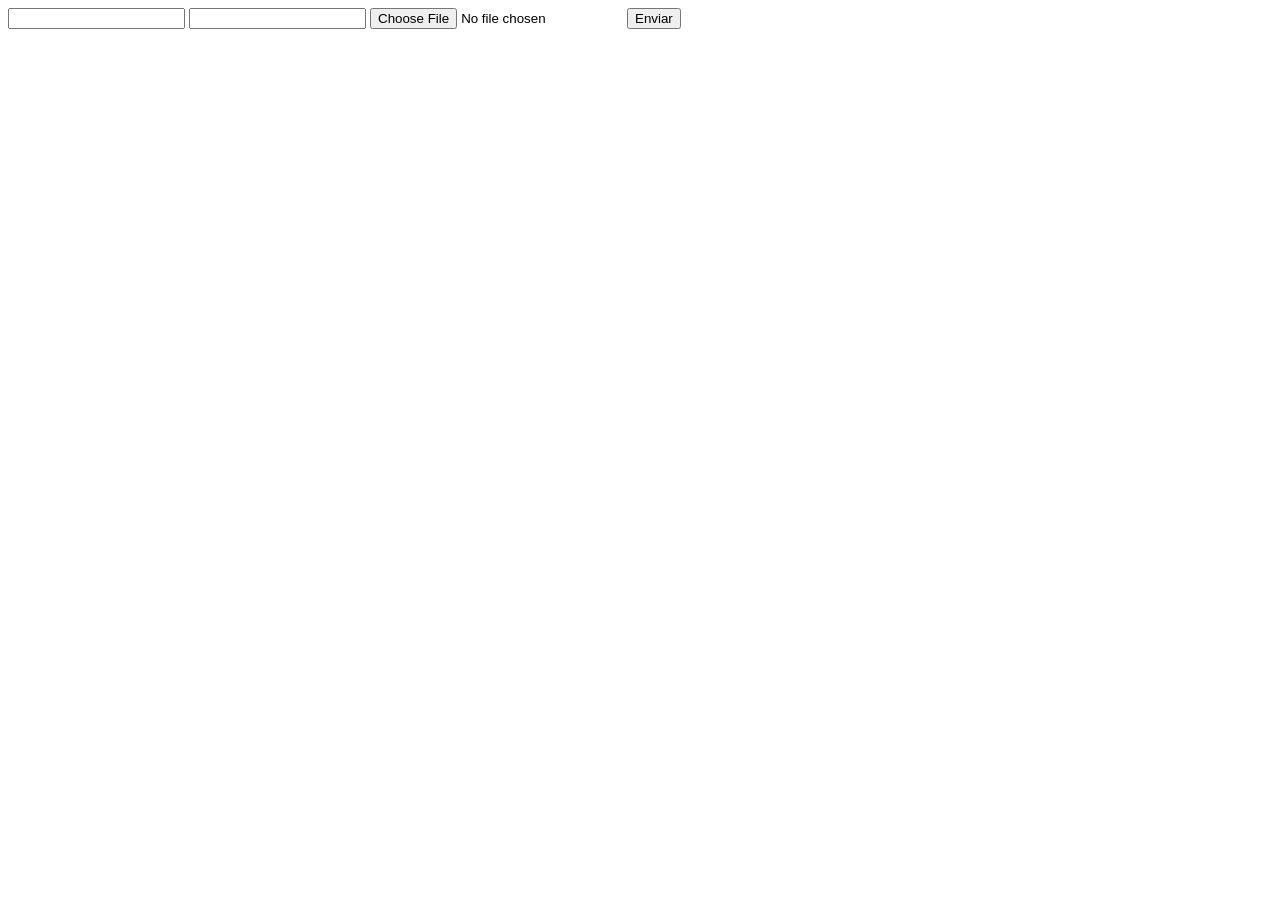
<file: web-data-viz/DOCUMENTOS_DE_APOIO/exemplo_de_upload_de_arquivo/public/index.html>
<!DOCTYPE html>
<html lang="en">

<head>
  <meta charset="UTF-8">
  <meta http-equiv="X-UA-Compatible" content="IE=edge">
  <meta name="viewport" content="width=device-width, initial-scale=1.0">
  <title>Upload</title>
</head>

<body>

  <div>
    <input name="nome" id="nome" type="text" />
    <input name="email" id="email" type="url" />
    <input name="foto" id="foto" type="file" />
    <button onclick="enviar()">Enviar</button>
  </div>

  <div id="container"></div>
</body>

</html>

<script>
  function enviar() {
    const formData = new FormData();
    formData.append('foto', foto.files[0])
    formData.append('nome', nome.value)
    formData.append('email', email.value)

    fetch("/usuarios/cadastro", {
      method: "POST",
      body: formData
    })
      .then(res => {
        window.location = "./perfil.html"
      })
      .catch(err => {
        console.log(err);
      })
  }
</script>
</file>
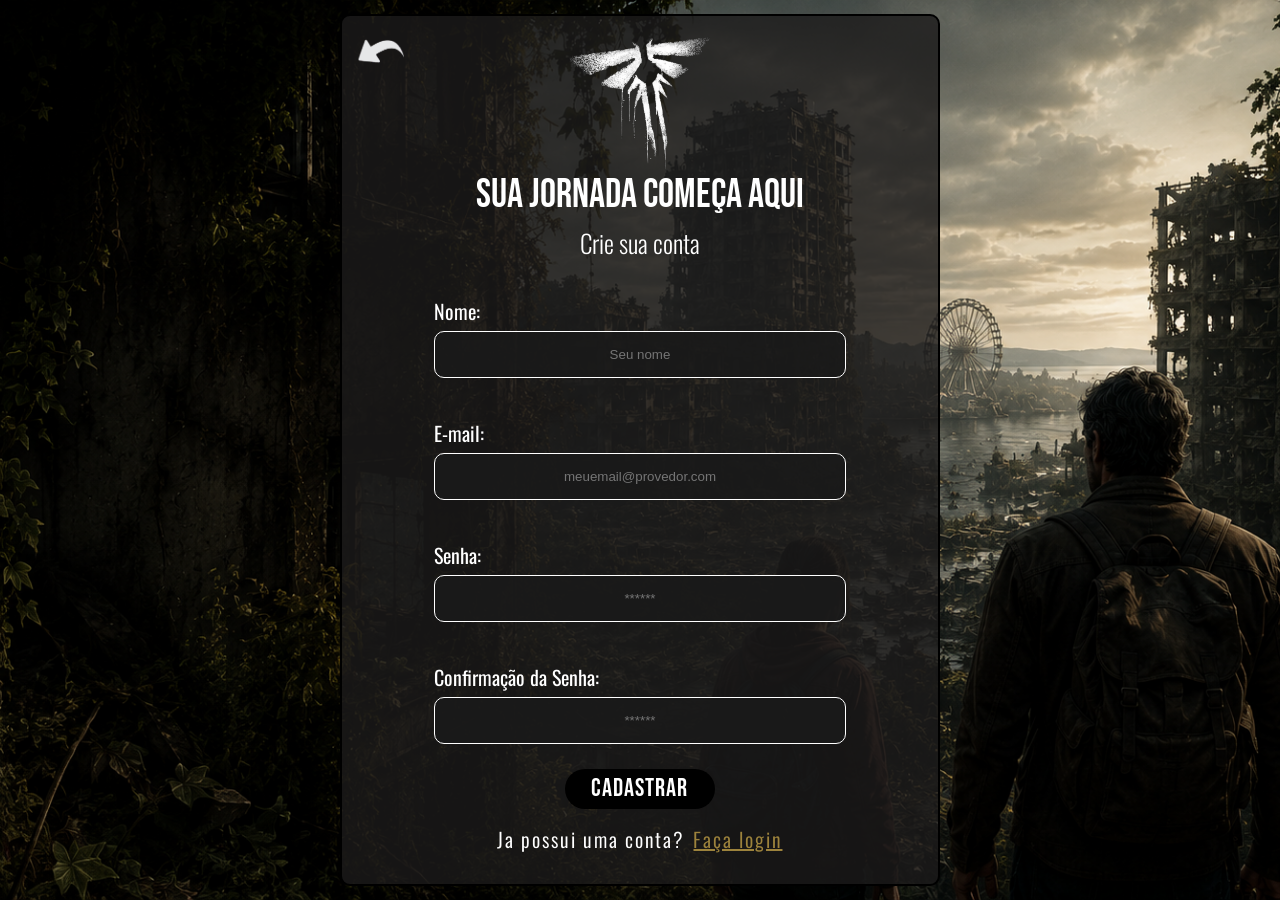
<file: web-data-viz/public/cadastro.html>
<!DOCTYPE html>
<html lang="en">

<head>
    <meta charset="UTF-8">
    <meta name="viewport" content="width=device-width, initial-scale=1.0">

    <link rel="preconnect" href="https://fonts.googleapis.com">
    <link rel="preconnect" href="https://fonts.gstatic.com" crossorigin>
    <link href="https://fonts.googleapis.com/css2?family=Bebas+Neue&family=Oswald:wght@200..700&display=swap"
        rel="stylesheet">

    <link rel="stylesheet" href="css/styleIndex.css">
    <title>Look for the light | cadastro</title>

</head>

<body>

    <div class="cadastro">

        <div class="container">
            <div class="cartao card-cadastro">
                <a href="index.html"><img src="img/seta.svg" class="seta"></a>
                <div class="logo">
                    <img src="img/png_vagalume.png" alt="simbolo vagalumes">
                </div>
                <h2>Sua jornada começa aqui</h2>
                <h3>Crie sua conta</h3>
                <div class="aviso" id="div_mensagem"></div>
                <div class="formulario">
                    <div class="campo">
                        <span>Nome:</span>
                        <input id="nome_input" type="text" placeholder="Seu nome" />
                    </div>
                    <div class="campo">
                        <span>E-mail:</span>
                        <input id="email_input" type="text" placeholder="meuemail@provedor.com" />
                    </div>
                    <div class="campo">
                        <span>Senha:</span>
                        <input id="senha_input" type="password" placeholder="******" />
                    </div>
                    <div class="campo">
                        <span>Confirmação da Senha:</span>
                        <input id="confirmacao_senha_input" type="password" placeholder="******" />
                    </div>
                    <button onclick="cadastrar()" class="botao">Cadastrar</button>
                    <p class="mensagem">Ja possui uma conta?<a href="login.html">Faça login</a></p>
                </div>
            </div>
        </div>
    </div>
   

</body>
<script>
    function cadastrar() {

        let nome = nome_input.value;
        let email = email_input.value;
        let senha = senha_input.value;
        let confirmar_senha = confirmacao_senha_input.value;

        let indice_ponto_com = email.indexOf(".com");
        let indice_arroba = email.indexOf("@");

        let arroba_antes_ponto_com = indice_arroba < indice_ponto_com - 1;
        let termina_em_ponto_com = email.endsWith(".com");

        
        div_mensagem.innerHTML = "";

        nome_input.style.border = "";
        email_input.style.border = "";
        senha_input.style.border = "";
        confirmacao_senha_input.style.border = "";

       
        if (
            nome.trim() == "" ||
            email.trim() == "" ||
            senha.trim() == "" ||
            confirmar_senha.trim() == ""
        ) {

            div_mensagem.innerHTML = "Preencha todos os campos";
            return;

        } else if (nome.length < 3) {

            div_mensagem.innerHTML = "Nome inválido";
            nome_input.style.border = "3px solid #9D833C";
            return;

        } else if (!(arroba_antes_ponto_com &&
            indice_arroba > -1 &&
            indice_ponto_com > -1 &&
            termina_em_ponto_com)) {

            div_mensagem.innerHTML = "Email inválido";
            email_input.style.border = "3px solid #9D833C";
            return;

        } else if (senha.length < 6) {

            div_mensagem.innerHTML = "Senha inválida: mínimo 6 caracteres";
            senha_input.style.border = "3px solid #9D833C";
            return;

        } else if (senha != confirmar_senha) {

            div_mensagem.innerHTML = "As senhas precisam estar iguais";
            senha_input.style.border = "3px solid #9D833C";
            confirmacao_senha_input.style.border = "3px solid #9D833C";
            return;
        }


        fetch("/usuarios/cadastrar", {
            method: "POST",
            headers: {
                "Content-Type": "application/json"
            },
            body: JSON.stringify({
                nomeServer: nome,
                emailServer: email,
                senhaServer: senha
            })
        })
            .then(function (resposta) {

                console.log("Estou no then do cadastrar");

                if (resposta.ok) {
                    window.location = "./login.html";
                }

            }).catch(function (erro) {

                console.log("ERRO:", erro);

            });

    }
</script>

</html>
</file>
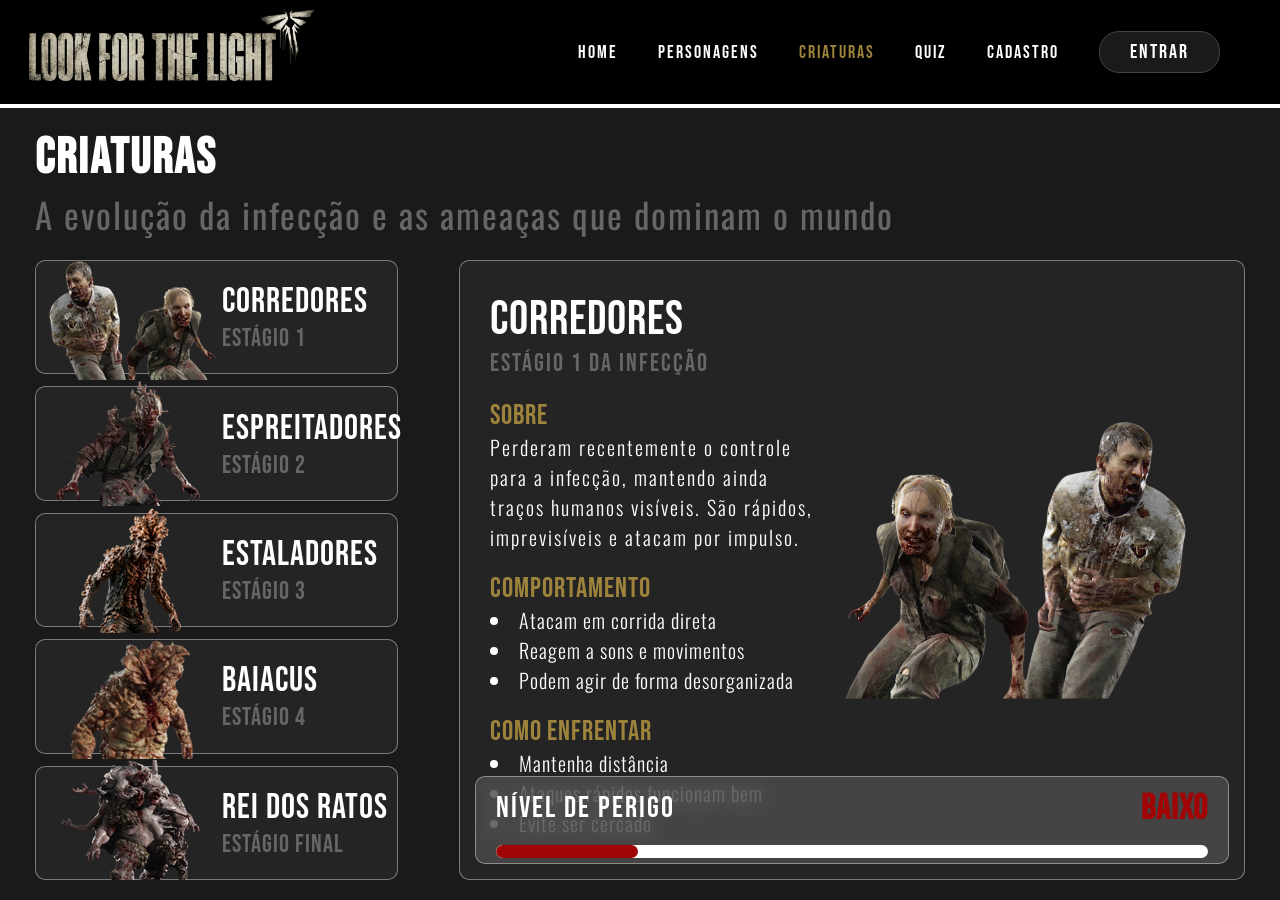
<file: web-data-viz/public/criaturas.html>
<!DOCTYPE html>
<html lang="en">

<head>
    <meta charset="UTF-8">
    <meta name="viewport" content="width=device-width, initial-scale=1.0">
    <link rel="preconnect" href="https://fonts.googleapis.com">

    <link rel="preconnect" href="https://fonts.gstatic.com" crossorigin>
    <link href="https://fonts.googleapis.com/css2?family=Bebas+Neue&family=Oswald:wght@200..700&display=swap"
        rel="stylesheet">

    <link rel="stylesheet" href="css/styleIndex.css">
    <title>Look for the light | Criaturas</title>
</head>

<body onload="exibirCardCriatura('corredores')">
    <header>
        <div class="container">
            <div class="navbar">
                <div class="logo">
                    <img src="img/logoImg.png" alt="logo Look for the light">
                </div>
                <ul id="lista-navbar" class="links">


                </ul>
            </div>
        </div>
    </header>

    <div class="criaturas-container">
        <div class="topo">
            <h3>Criaturas</h3>
            <p>A evolução da infecção e as ameaças que dominam o mundo</p>
        </div>

        <!--MENU LATERAL-->
        <div class="conteudo-geral">
            <div class="menu-lateral">
                <div onclick="exibirCardCriatura('corredores')" class="item-lateral">
                    <div class="item-lateral-img">
                        <img src="./img/corredores-icon.png" alt="">
                    </div>
                    <div class="item-lateral-texto">
                        <h3>corredores</h3>
                        <p>ESTÁGIO 1</p>
                    </div>
                </div>
                <div onclick="exibirCardCriatura('espreitadores')" class="item-lateral">
                    <div class="item-lateral-img">
                        <img src="./img/stalkers-icon.png" alt="">
                    </div>
                    <div class="item-lateral-texto">
                        <h3>espreitadores</h3>
                        <p>ESTÁGIO 2</p>
                    </div>
                </div>
                <div onclick="exibirCardCriatura('estaladores')" class="item-lateral">
                    <div class="item-lateral-img">
                        <img src="./img/clicker-icon.png" alt="">
                    </div>
                    <div class="item-lateral-texto">
                        <h3>Estaladores</h3>
                        <p>ESTÁGIO 3</p>
                    </div>
                </div>
                <div onclick="exibirCardCriatura('baiacus')" class="item-lateral">
                    <div class="item-lateral-img">
                        <img src="./img/baiacu-icon.png" alt="">
                    </div>
                    <div class="item-lateral-texto">
                        <h3>baiacus</h3>
                        <p>ESTÁGIO 4</p>
                    </div>
                </div>
                <div onclick="exibirCardCriatura('reiRatos')" class="item-lateral">
                    <div class="item-lateral-img">
                        <img src="./img/reiRatos-icon.png" alt="">
                    </div>
                    <div class="item-lateral-texto">
                        <h3>rei dos ratos</h3>
                        <p>ESTÁGIO FINAL</p>
                    </div>
                </div>

                <!--CARDS CRIATURA-->
            </div>
            <div id="card-corredores" class="card-criatura">
                <div class="criaturas-info">
                    <div class="info-texto">
                        <div class="info-titulo">
                            <span>corredores</span>
                            <p>estágio 1 da infecção</p>
                        </div>
                        <div class="info-sobre">
                            <span>sobre</span>
                            <p>Perderam recentemente o controle para a infecção, mantendo ainda traços humanos visíveis.
                                São rápidos, imprevisíveis e atacam por impulso.</p>
                        </div>
                        <div class="info-comportamento">
                            <span>comportamento</span>
                            <ul>
                                <li>Atacam em corrida direta</li>
                                <li>Reagem a sons e movimentos</li>
                                <li>Podem agir de forma desorganizada</li>
                            </ul>
                        </div>
                        <div class="info-enfrentar">
                            <span>como enfrentar</span>
                            <ul>
                                <li>Mantenha distância</li>
                                <li>Ataques rápidos funcionam bem</li>
                                <li>Evite ser cercado</li>
                            </ul>
                        </div>
                    </div>
                    <div class="info-img">
                        <img src="./img/corredores.png" alt="">
                    </div>
                </div>
                <div class="nivel-perigo">
                    <div class="perigo-texto">
                        <p>Nível de perigo</p>
                        <span class="texto-perigo">baixo</span>
                    </div>
                    <div class="perigo-valor">
                        <div class="perigo-progresso"></div>
                    </div>
                </div>
            </div>


            <div id="card-espreitadores" class="card-criatura">
                <div class="criaturas-info">
                    <div class="info-texto">
                        <div class="info-titulo">
                            <span>espreitadores</span>
                            <p>estágio 2 da infecção</p>
                        </div>
                        <div class="info-sobre">
                            <span>sobre</span>
                            <p>Estão em uma fase intermediária, combinando características
                                humanas e fúngicas. São furtivos e inteligentes.</p>
                        </div>
                        <div class="info-comportamento">
                            <span>comportamento</span>
                            <ul>
                                <li>Se escondem e emboscam</li>
                                <li>Observam antes de atacar</li>
                                <li> Misturam agressividade com furtividade</li>
                            </ul>
                        </div>
                        <div class="info-enfrentar">
                            <span>como enfrentar</span>
                            <ul>
                                <li>Fique atento ao ambiente</li>
                                <li>Use lanterna com cautela</li>
                                <li> Ataque antes que eles avancem</li>
                            </ul>
                        </div>
                    </div>
                    <div class="info-img">
                        <img src="./img/stalkers.png" alt="">
                    </div>
                </div>
                <div class="nivel-perigo">
                    <div class="perigo-texto">
                        <p>Nível de perigo</p>
                        <span class="texto-perigo">baixo</span>
                    </div>
                    <div class="perigo-valor">
                        <div class="perigo-progresso"></div>
                    </div>
                </div>
            </div>


            <div id="card-estaladores" class="card-criatura">
                <div class="criaturas-info">
                    <div class="info-texto">
                        <div class="info-titulo">
                            <span>estaladores</span>
                            <p>estágio 3 da infecção</p>
                        </div>
                        <div class="info-sobre">
                            <span>sobre</span>
                            <p>Perderam a visão, mas desenvolveram uma audição extremamente aguçada.
                                Se comunicam através de cliques emitidos por eco localização</p>
                        </div>
                        <div class="info-comportamento">
                            <span>comportamento</span>
                            <ul>
                                <li>Caçam em grupos</li>
                                <li>São atraídos por sonss</li>
                                <li>Extremamente agressivos</li>
                            </ul>
                        </div>
                        <div class="info-enfrentar">
                            <span>como enfrentar</span>
                            <ul>
                                <li>Movimente-se em silêncio</li>
                                <li>Use objetos para distraí-los</li>
                                <li>Evite ataque corpo a corpo o máximo possível</li>
                            </ul>
                        </div>
                    </div>
                    <div class="info-img">
                        <img src="./img/clicker.png" alt="">
                    </div>
                </div>
                <div class="nivel-perigo">
                    <div class="perigo-texto">
                        <p>Nível de perigo</p>
                        <span class="texto-perigo">baixo</span>
                    </div>
                    <div class="perigo-valor">
                        <div class="perigo-progresso"></div>
                    </div>
                </div>
            </div>


            <div id="card-baiacus" class="card-criatura">
                <div class="criaturas-info">
                    <div class="info-texto">
                        <div class="info-titulo">
                            <span>baiacus</span>
                            <p>estágio 4 da infecção</p>
                        </div>
                        <div class="info-sobre">
                            <span>sobre</span>
                            <p>Criaturas extremamente evoluídas, com o corpo coberto
                                por placas densas de fungo que funcionam como armadura.</p>
                        </div>
                        <div class="info-comportamento">
                            <span>comportamento</span>
                            <ul>
                                <li>Muito resistentes</li>
                                <li>Ataques pesados e lentos</li>
                                <li>Lançam esporos tóxicos</li>
                            </ul>
                        </div>
                        <div class="info-enfrentar">
                            <span>como enfrentar</span>
                            <ul>
                                <li>Use armas fortes ou explosivos</li>
                                <li>Mantenha distância sempre</li>
                                <li>Mire em pontos vulneráveis</li>
                            </ul>
                        </div>
                    </div>
                    <div class="info-img" style="padding-bottom: 180px; margin-right: 190px;">
                        <img src="./img/baiacu.png" style="width: 170%; height: 170%;" alt="">
                    </div>
                </div>
                <div class="nivel-perigo">
                    <div class="perigo-texto">
                        <p>Nível de perigo</p>
                        <span class="texto-perigo">baixo</span>
                    </div>
                    <div class="perigo-valor">
                        <div class="perigo-progresso"></div>
                    </div>
                </div>
            </div>


            <div id="card-reiRatos" class="card-criatura">
                <div class="criaturas-info">
                    <div class="info-texto">
                        <div class="info-titulo">
                            <span>Rei dos ratos</span>
                            <p>estágio final da infecção</p>
                        </div>
                        <div class="info-sobre">
                            <span>sobre</span>
                            <p>Uma massa grotesca formada por vários infectados fundidos.
                                Representa um dos estágios mais raros e perigosos..</p>
                        </div>
                        <div class="info-comportamento">
                            <span>comportamento</span>
                            <ul>
                                <li>Extremamente agressivo</li>
                                <li>Ataques imprevisíveis</li>
                                <li>Alta resistência</li>
                            </ul>
                        </div>
                        <div class="info-enfrentar">
                            <span>como enfrentar</span>
                            <ul>
                                <li>Evite confronto direto sempre que possível</li>
                                <li>Use todo o arsenal disponível</li>
                                <li> Ataque constantemente para enfraquecer</li>
                            </ul>
                        </div>
                    </div>
                    <div class="info-img" style="padding-bottom: 200px; margin-right: 300px;">
                        <img src="./img/reiRatos.png" style="width: 200%; height: 200%;" alt="">
                    </div>
                </div>
                <div class="nivel-perigo">
                    <div class="perigo-texto">
                        <p>Nível de perigo</p>
                        <span class="texto-perigo">baixo</span>
                    </div>
                    <div class="perigo-valor">
                        <div class="perigo-progresso"></div>
                    </div>
                </div>
            </div>
        </div>
    </div>


</body>

</html>
<script src="navbar.js"></script>
<script>
    alterarNavbar()
    let criaturas = [
        {
            nome: "corredores",
            nivel_perigo: 20,
            perigo: "baixo"
        },
        {
            nome: "espreitadores",
            nivel_perigo: 40,
            perigo: "médio"
        },
        {
            nome: "estaladores",
            nivel_perigo: 60,
            perigo: "alto"
        },
        {
            nome: "baiacus",
            nivel_perigo: 80,
            perigo: "muito alto"
        },
        {
            nome: "reiRatos",
            nivel_perigo: 100,
            perigo: "extremo"
        }

    ];

    function exibirCardCriatura(criatura) {

        let cards = document.querySelectorAll(".card-criatura")

        for (let i = 0; i < cards.length; i++) {

            if (cards[i].id != "card-" + criatura) {

                cards[i].style.opacity = "0"
                cards[i].style.display = "none"
            }
        }

        let card_selecionado = document.getElementById("card-" + criatura)

        card_selecionado.style.display = "flex"

        setTimeout(() => {
            card_selecionado.style.opacity = "1"
        }, 10)

        for (let i = 0; i < criaturas.length; i++) {

            let criatura_da_vez = criaturas[i]

            if (criatura_da_vez.nome == criatura) {

                let barra = card_selecionado.querySelector(".perigo-progresso")
                let texto = card_selecionado.querySelector(".texto-perigo")

                barra.style.width = "0%"

                setTimeout(() => {
                    barra.style.width = criatura_da_vez.nivel_perigo + "%"
                }, 50)

                texto.innerHTML = criatura_da_vez.perigo
            }
        }
    }
</script>
</file>
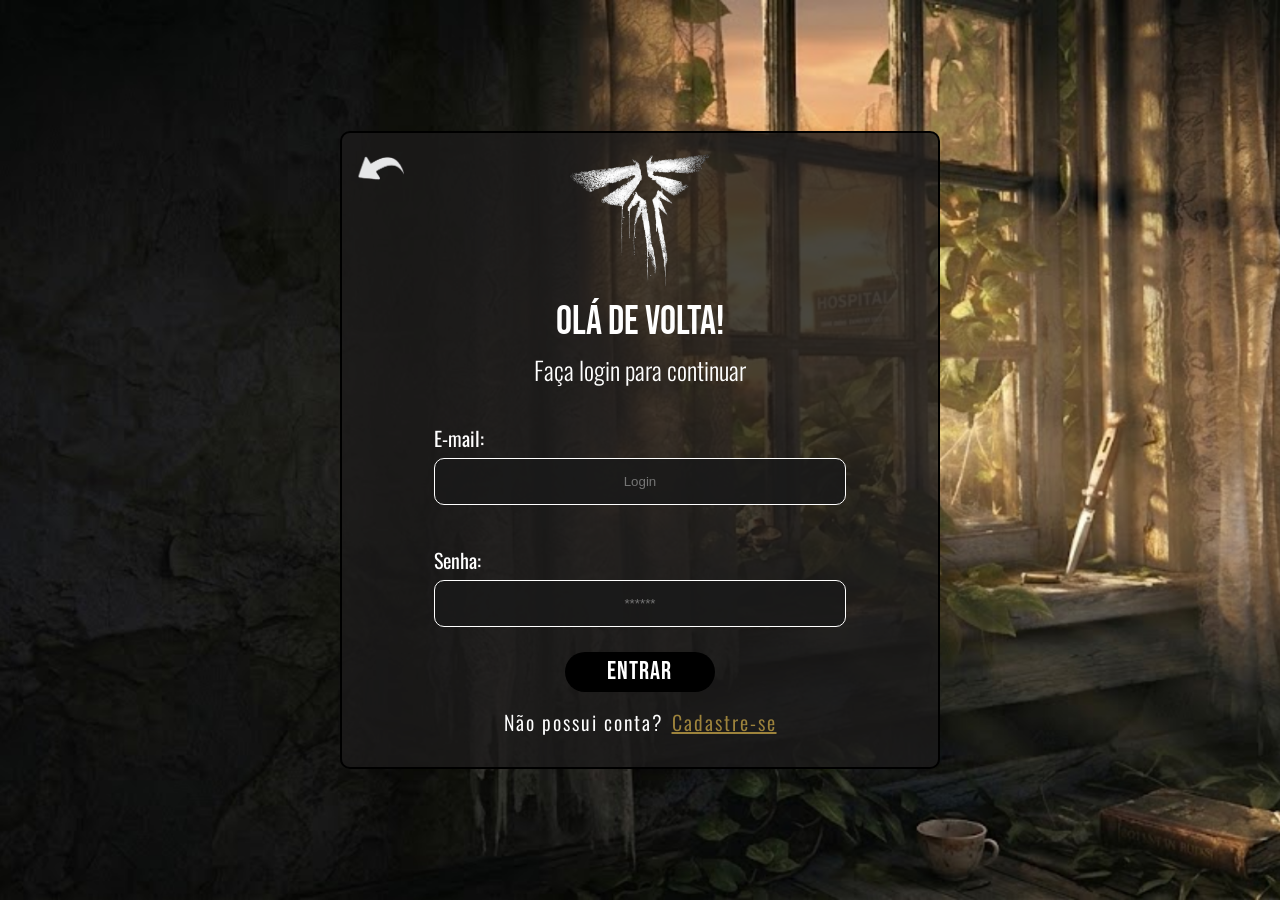
<file: web-data-viz/public/login.html>
<!DOCTYPE html>
<html lang="en">

<head>
    <meta charset="UTF-8">
    <meta name="viewport" content="width=device-width, initial-scale=1.0">

    <link rel="preconnect" href="https://fonts.googleapis.com">
    <link rel="preconnect" href="https://fonts.gstatic.com" crossorigin>
    <link href="https://fonts.googleapis.com/css2?family=Bebas+Neue&family=Oswald:wght@200..700&display=swap"
        rel="stylesheet">

    <link rel="stylesheet" href="css/styleIndex.css">
    <title>Look for the light | Login</title>
</head>

<body>
    <div class="login">
        <div class="container">
            <div class="cartao card-login">
                <a href="index.html"><img src="img/seta.svg" class="seta"></a>
                <div class="logo">
                    <img src="img/png_vagalume.png" alt="simbolo vagalumes">
                </div>
                <h2>Olá de volta!</h2>
                <h3>Faça login para continuar</h3>
                <div id="div_mensagem" class="aviso"></div>
                <div class="formulario">
                    <div class="campo">
                        <span>E-mail:</span>
                        <input id="email_input" type="text" placeholder="Login">
                    </div>
                    <div class="campo">
                        <span>Senha:</span>
                        <input id="senha_input" type="password" placeholder="******">
                    </div>
                    <button class="botao" onclick="entrar()">Entrar</button>
                </div>
                <p class="mensagem">Não possui conta?<a href="cadastro.html">Cadastre-se</a></p>

            </div>
        </div>
    </div>
</body>
<script>
    function entrar() {
        let email = email_input.value;
        let senha = senha_input.value;

        div_mensagem.innerHTML = "";

        email_input.style.border = "";
        senha_input.style.border = "";

        if (
            email.trim() == "" ||
            senha.trim() == ""
        ) {
            div_mensagem.innerHTML = `Preencha todos os campos`;
            return;
        } 

            fetch("/usuarios/autenticar", {
                method: "POST",
                headers: {
                    "Content-Type": "application/json"
                },
                body: JSON.stringify({
                    emailServer: email,
                    senhaServer: senha
                })
            }).then(function (resposta) {
                console.log("Estou no then do entrar")
                if (resposta.ok) {
                    resposta.json().then(json => {
                        sessionStorage.EMAIL_USUARIO = json.email
                        sessionStorage.NOME_USUARIO = json.nome
                        sessionStorage.ID_USUARIO = json.id
                        sessionStorage.RESPONDEU_QUIZ = json.respondeuQuiz
                        window.location = "./quiz.html"
                    })
                } else {
                    div_mensagem.innerHTML = `Email ou senha incorretos`;
                }
            }).catch(function (resposta) {
                console.log("ERRO: ", resposta)
            })
        }
    
</script>

</html>
</file>
<file: web-data-viz/public/css/styleIndex.css>
body,
html {
    height: 100%;
    width: 100%;
    margin: 0;
    padding: 0;
    overflow-x: hidden;
}

* {
    padding: 0;
    margin: 0;
    box-sizing: border-box;
}

header {
    width: 100%;
    padding: 0;
    margin: 0;
    height: 12vh;
    position: fixed;
    z-index: 999;
    top: 0;
    left: 0;
}

.container {
    width: 100%;
    height: 100%;
    display: flex;
    flex-direction: column;
}
.navbar {
    display: flex;
    justify-content: space-between;
    align-items: center;
    background-color: black;
    border-bottom: 4px solid white;
    width: 100%;
    height: 12vh;
    padding: 0 20px;
}

.logo {
    width: auto;
    height: 170%;
}

.logo img {
    width: 100%;
    height: 100%;
}
/* 
.navbar {
    display: flex;
    flex-direction: row;
    justify-content: space-between;
    align-items: center;
    justify-items: center;
    background-color: black;
    border-bottom: 4px solid white;
    width: 100%;
}

.logo {
    display: flex;
    flex-direction: row;
    justify-content: center;
    align-items: center;
    padding: 5px 30px;
    width: auto;
    gap: 10px;
}

.logo img {
    width: 250px;
    height: auto;
    display: block;
    margin-top: -20px;
    margin-bottom: -30px;
} */

.links {
    display: flex;
    flex-direction: row;
    justify-content: center;
    align-items: center;
    gap: 40px;
    padding: 0px 40px;
    list-style: none;
}

.links li,
p {
    font-family: 'Bebas Neue', sans-serif;
    letter-spacing: 2px;
    font-size: large;
}

.links p,
li a {
    text-decoration: none;
    color: white;
    transition: 0.3s;
}

.links li a:hover {
    color: #9D833C;
    text-decoration: underline;
}

header .container .navbar .links li a.botao-login {

    background-color: #1a1a1a;
    color: #ffffff;
    border: 1px solid #444;
    border-radius: 20px;
    font-family: 'Bebas Neue', sans-serif;
    font-size: 20px;
    padding: 8px 30px;
    text-decoration: none;

    display: flex;
    align-items: center;
    justify-content: center;
    transition: 0.3s;
}

header .container .navbar .links li a.botao-login:hover {
    background-color: #2a2a2a;
    border-color: #666;
    text-decoration: none;
    color: white;
}

.banner {
    width: 100%;
    height: 88vh;
    margin-top: 12vh;
    position: relative;

    display: flex;
    flex-direction: row;
    align-items: center;
    justify-content: flex-start;
    background-image: url("../img/img_home.png");


    background-size: cover;
    background-repeat: no-repeat;
    background-position: center;
}

.banner-sombra {
    height: 100%;
    width: 80%;
    background: linear-gradient(to right, rgba(0, 0, 0, 0.89) 30%, transparent);

    display: flex;
    flex-direction: column;
    justify-content: center;
    padding-left: 30px;
}

.subtitulo {
    display: flex;
    width: 55%;
    align-items: center;
    gap: 10px;
    margin-bottom: 20px;
}

.subtitulo .linha {
    width: 40%;
    height: 2px;
    background-color: white;
}

.divisor-icone {
    width: 20%;
    height: auto;
}

.texto p {
    color: white;
    font-family: 'Oswald', sans-serif;
    font-size: 35px;
    line-height: 1.5;
}

.texto span {
    color: #9D833C;
    font-weight: bold;
}

.btn-home {
    width: 55%;
    text-decoration: none;
    text-align: center;
    font-family: 'Bebas Neue';
    letter-spacing: 1px;
    font-weight: 100;
    font-size: 30px;
    color: white;
    background-color:#9d833ca3 ;
    border: 1px solid #9D833C;
    border-radius: 30px;

    margin-top: 30px;
    padding: 10px 20px;
    
    cursor: pointer;
    transition: 0.3s;
}

.btn-home:hover {
    transform: translateY(-3px) scale(1.03);
    border: 1px solid #584511;
    background-color: #9d833c9a;
    color: #bc9e4b;
}

/* Sobre o projeto*/
.sobre-projeto {
    width: 100%;
    height: 92vh;
    padding: 40px 0 50px 0;
    color: white;

    background-image:
        linear-gradient(rgba(0, 0, 0, 0.5), rgba(0, 0, 0, 0.5)),
        url("../img/fundo_esporos.png");

    background-size: cover;
    background-position: center;
    text-align: center;
}

.sobre-projeto h2 {
    font-size: 20px;
    font-family: 'Bebas Neue', sans-serif;
    color: rgb(97, 93, 93);
    letter-spacing: 1px;
}

.sobre-projeto h3 {
    font-size: 40px;
    font-family: 'Oswald', sans-serif;
    color: white;
    padding: 20px 10px;
}

.sobre-projeto h3 span {
    font-size: 40px;
    color: #9D833C;
    padding: 10px 10px;
}

.sub-container {
    height: 60vh;
    width:90%;
    margin: auto;
    display: flex;
    flex-direction: row;
    justify-content: space-between;
    align-items: center;
    padding: 10px 0;
}

.cards-texto {
    display: flex;
    flex-direction: column;
    gap: 40px;
    width: 45%;
    height: 100%;
}

.img-pai {
    height: 100%;
    width: 50%;
    transition: 0.3s;
    cursor: default;
    border: 2px solid transparent;
    border-radius: 25px;
}

.img-pai img {
    width: 100%;
    height:100% ;
    border-radius: 25px;
    border: 2px solid #444;
    box-shadow: 0px 0px 20px rgba(0, 0, 0, 0.8);
}

.card {
    background-color: rgba(255, 255, 255, 0.05);
    border: 1px solid #444;
    border-radius: 15px;
    padding: 20px;
    text-align: left;
    font-family: 'Oswald', sans-serif;
    font-size: 27px;
    line-height: 1.6;
    flex: 1;

    transition: 0.3s;
    cursor: default;
}

.card:hover , .img-pai:hover{
border-color: #9D833C;
transform: translateY(-3px);
}

.subtexto-final {
    margin-top: 50px;
    color: #9D833C;
    font-family: 'Oswald', sans-serif;
    font-size: 25px;
    padding: 0 10%;
}

.historia {
    width: 100%;
    height: 95vh;
    padding: 40px 0 50px 0;
    color: white;

    background-image:
        linear-gradient(rgba(0, 0, 0, 0.5), rgba(0, 0, 0, 0.5)),
        url("../img/fundo_esporos2.png");

    background-size: cover;
    background-position: center;
    text-align: center;
}

.sub-container2 {
    display: flex;
    flex-direction: row;
    justify-content: space-between;
    align-items: center;
    gap: 50px;
    padding: 0px 10%;
}

.imagem-capa {
    display: flex;
    flex-direction: column;
    align-items: center;
    width: 35%;
}

.imagem-capa img {
    width: 90%;
    border-radius: 10px;
    box-shadow: 0 0 15px 20px black
}

.texto-historia {
    width: 60%;
    display: flex;
    flex-direction: column;
    align-items: center;
}

.texto-historia h2 {
    font-family: 'Bebas Neue', sans-serif;
    font-size: 50px;
    letter-spacing: 2px;
    color: white;
    text-align: center;
    align-self: center;
    width: 90%;

}

.divisor-historia {
    display: flex;
    align-items: center;
    gap: 15px;
    margin: 20px 0;
}

.divisor-historia .linha {
    width: 45%;
    height: 2px;
    background-color: white;
}

.divisor-historia-icone {
    width: 10%;
    height: auto;
}

.descricao p {
    font-family: 'Oswald', sans-serif;
    font-size: 22px;
    text-align: left;
    line-height: 1.6;
    color: #e0e0e0;
}

.descricao span {
    color: #9D833C;
    font-weight: bold;
}
.abas {
    display: flex;
    margin-bottom: 25px;
    gap: 20px;
    align-items: center;
    justify-content: center;
}

.abas button {
    padding: 5px 20px;
    background: rgba(0,0,0,0.4);
    border: 1px solid rgba(157, 131, 60, 0.3);
    border-radius: 25px;
    color: white;
    font-family: 'Oswald';
    font-size: 30px;
    transition: 0.3s;
    cursor: pointer;
}

.abas button:hover {
    border-color: #9D833C;
    background: rgba(157, 131, 60, 0.1);
}

.abas .botao-aba-selecionada {
    border-color: #9D833C;
    color: #9D833C;
    background: rgba(69, 55, 17, 0.1);
    cursor: default;
}

.abas .botao-aba-selecionada:hover {
    border-color: #9D833C;
    background: rgba(69, 55, 17, 0.1);
}

.footer {
    width: 100%;
    background-color: #000;
    color: white;
    font-family: 'Oswald', sans-serif;
    padding: 20px 0;

    display: flex;
    flex-direction: column;
    align-items: center;
    justify-content: center;
    text-align: center;
}

/*-----------------------------------CADASTRO--------------------------------------------*/

.cadastro {
    height: 100%;
    background-image: url('../img/imagem\ cadastro\ the\ last.png');
    background-position: bottom;
    background-size: cover;
    padding: 20px 0;
}

.seta {
    position: absolute;
    top: 15px;
    left: 15px;
    width: 50px;
    cursor: pointer;
}

.seta:hover {
    transform: scale(1.15);
}


.cadastro .container {
    justify-content: center;
    align-items: center;
    height: 100%;
}

.card-cadastro .logo {
    display: flex;
    justify-content: center;
    align-items: center;
    margin-bottom: 0;
}

.card-cadastro .logo img {
    width: 160px;
    height: auto;
    margin-top: -40px;
    margin-bottom: -90px;
}

.cartao {
    width: 100%;
    max-width: 600px;
    background-color: rgba(28, 27, 27, 0.800);
    border: 2px solid black;
    border-radius: 10px;
    display: flex;
    align-items: center;
    justify-content: space-evenly;
    color: white;
    flex-direction: column;
    height: fit-content;
    padding: 0 40px 30px 40px;
    margin: 0 auto;
    position: relative;
}

.cartao h2 {
    margin-top: 0;
    font-size: 30px;
}

.formulario {
    display: flex;
    height: 90%;
    width: 80%;
    justify-content: space-around;
    flex-direction: column;
}

.formulario span {
    font-family: "Oswald";
    font-size: 20px;
    font-weight: 400;
    padding-bottom: 5px;
}

.formulario input {
    border: 1px solid white;
    background-color: #1a1a1ae0;
    color: white;
    text-align: center;
    border-radius: 10px;
    padding: 15px 5px;
    margin: 0;
}

.formulario select {
    border: 2px solid #32b9cd;
    background-color: white;
    color: gray;

    height: 36px;
    text-align: center;
    border-radius: 10px;
    margin: 0;
}

.campo {
    display: flex;
    flex-direction: column;
    justify-content: start;
    padding: 20px 0;
}

.botao {
    cursor: pointer;
    font-family: "Bebas Neue", sans-serif;
    letter-spacing: 1px;
    border: 0;
    border-radius: 20px;

    font-size: 25px;
    color: #fff;
    background-color: black;
    width: 150px;
    height: 40px;
    align-self: center;
    margin-top: 5px;
    transition: 0.3s;
}

.botao:hover {
    background-color: #9D833C;
    transform: scale(1.05);
    box-shadow: 0 0 5px rgba(151, 132, 45, 0.536);
}

.card-cadastro h2 {
    font-family: "Bebas Neue", sans-serif;
    font-size: 40px;
    font-weight: 100;
    padding-bottom: 5px;
}

.card-cadastro h3 {
    font-family: "Oswald";
    font-size: 25px;
    font-weight: 300;
}

.mensagem {
    display: flex;
    justify-content: center;
    padding-top: 15px;
    font-family: "Oswald";
    font-size: 20px;
    font-weight: 350;
}

.mensagem a {
    list-style: none;
    margin-left: 8px;
    color: #9D833C;
}

.mensagem a:hover {
    transform: scale(1.1);
}

.login {
    height: 100vh;
    background-image: url('../img/imagemLogin.png');
    background-position: bottom;
    background-size: cover;

}

.login .container {
    justify-content: center;
    align-items: center;
    height: 100%;
}

.card-login .logo {
    display: flex;
    justify-content: center;
    align-items: center;
    margin-bottom: 0;
}

.card-login .logo img {
    width: 160px;
    height: auto;
    margin-top: -40px;
    margin-bottom: -80px;
}

.card-login h2 {
    font-family: "Bebas Neue", sans-serif;
    font-size: 40px;
    font-weight: 100;
    padding-bottom: 5px;
}

.card-login h3 {
    font-family: "Oswald";
    font-size: 25px;
    font-weight: 300;
}

.aviso {
    font-family: "Oswald";
    font-size: 23px;
    margin-top: 15px;
    color: #9D833C;
}

.criaturas-container {
    background-color: #1a1a1a;
    display: flex;
    flex-direction: column;
    align-items: center;

    height: 88vh;

    width: 100%;
    padding: 20px 35px;
    margin-top: 12vh;

    overflow: hidden;
}

.topo {
    width: 100%;
    text-align: left;
}

.topo h3 {
    font-family: 'Bebas Neue', sans-serif;
    font-size: 50px;
    color: #ffffff;
    letter-spacing: 2px;
}

.topo p {
    font-family: 'Oswald', sans-serif;
    font-size: 35px;
    color: #666;
}

.conteudo-geral {
    display: flex;
    justify-content: space-between;
    align-items: stretch;

    width: 100%;
    flex: 1;

    margin-top: 20px;
    gap: 20px;

    overflow: hidden;
}

.item-lateral {
    background-color: #3635356e;
    backdrop-filter: blur(10px);
    border: 1px solid rgba(255, 255, 255, 0.4);

    display: flex;
    align-items: center;
    justify-content: space-between;
    padding-left: 10px;

    border-radius: 10px;

    flex: 1;
    min-height: 0;

    transition: 0.3s;
    cursor: pointer;
}

.item-lateral:hover {
    transform: translateX(10px);
    box-shadow: 5px 5px 20px #9D833C;
}

.item-lateral:hover .item-lateral-texto h3 {
    color: #9D833C;
}

.item-lateral:hover .item-lateral-texto p {
    color: white;
}

.item-lateral-texto {
    text-align: left;
    width: 50%;
}

.item-lateral-texto h3 {
    color: white;
    font-family: 'Bebas Neue', sans-serif;
    letter-spacing: 1px;
    font-size: 35px;
    font-weight: 400;
    transition: 0.3s;
}

.item-lateral-texto p {
    color: #666;
    font-family: 'Bebas Neue', sans-serif;
    letter-spacing: 1px;
    font-size: 25px;
    font-weight: 400;
    transition: 0.3s;
}

.item-lateral-img {
    width: 170px;
    height: 125px;

    display: flex;
    align-items: center;
    justify-content: center;

    flex-shrink: 0;
}

.item-lateral-img img {
    width: 100%;
    height: 100%;
    object-fit: contain;
}


.card-criatura {
    background-color: #3635356e;
    backdrop-filter: blur(10px);
    border: 1px solid rgba(255, 255, 255, 0.4);
    opacity: 0;

    border-radius: 10px;

    width: 65%;
    height: 100%;

    display: none;
    flex-direction: column;
    align-items: center;

    padding: 15px;
    transition: opacity 0.35s ease;
}

.menu-lateral {
    width: 30%;

    display: flex;
    flex-direction: column;

    gap: 12px;

    height: 100%;
}

.nivel-perigo {
    width: 100%;
    height: 15%;

    background-color: #504e4eb9;
    backdrop-filter: blur(10px);
    border: 1px solid rgba(255, 255, 255, 0.4);
    border-radius: 10px;

    padding: 10px 20px;
}

.perigo-texto {
    display: flex;
    align-items: center;
    justify-content: space-between;
    font-family: 'Bebas Neue', sans-serif;
    color: white;
    letter-spacing: 1px;
    font-size: 35px;
    margin-bottom: 15px;
}

.perigo-texto span {
    color: rgb(161, 4, 4);
    font-weight: 900;
}

.perigo-texto p {
    font-size: 30px;
}

.perigo-valor {
    height: 20%;
    width: 100%;
    background-color: white;
    border-radius: 15px;
    overflow: hidden;
}

.perigo-progresso {
    height: 100%;
    width: 0%;
    background-color: rgb(161, 4, 4);
    border-radius: 15px;
    transition: width 0.5s ease;
}

.criaturas-info {
    display: flex;
    height: 85%;
    width: 100%;
    padding: 15px;
}

.info-texto {
    display: flex;
    flex-direction: column;
    justify-content: flex-start;
    padding: 0;
    width: 50%;
    font-family: 'Bebas Neue', sans-serif;
    letter-spacing: 1px;
    gap: 20px;
}

.info-titulo {
    padding: 0;
    font-size: 48px;
    color: white;
    text-align: left;
}

.info-titulo p {
    font-size: 25px;
    color: #666;
}

.info-sobre span {
    color: #9D833C;
    font-size: 28px;
}

.info-sobre p {
    color: white;
    font-family: 'Oswald', sans-serif;
    font-size: 20px;
    font-weight: 300;
}

.info-comportamento span {
    color: #9D833C;
    font-size: 28px;
}

.info-comportamento ul {
    list-style-position: inside;
}


.info-comportamento ul li {
    color: white;
    font-family: 'Oswald', sans-serif;
    font-size: 20px;
    font-weight: 300;
}

.info-enfrentar span {
    color: #9D833C;
    font-size: 28px;
}

.info-enfrentar ul {
    list-style-position: inside;
}


.info-enfrentar ul li {
    color: white;
    font-family: 'Oswald', sans-serif;
    font-size: 20px;
    font-weight: 300;
}

.info-img {
    width: 50%;
    height: 100%;
    margin-right: 70px;
    padding-bottom: 70px;
}

.info-img img {
    width: 130%;
    height: 130%;
    object-fit: contain;

}

.btn-parte {
    padding: 15px 40px;
    border-radius: 30px;

    background-color: #504e4eb9;
    backdrop-filter: blur(10px);
    border: 1px solid rgba(255, 255, 255, 0.4);
    color: #ffffff;
    font-family: 'Bebas Neue', sans-serif;
    font-size: 25px;
    transition: 0.3s;
    cursor: pointer;
}

.btn-parte.ativo {
    background-color: #9d833ca3;
    border-color: white;
    pointer-events: none;
}

.btn-parte:hover {
    background-color: #393939b9;
}

.botoes {
    display: flex;
    width: 100%;
    align-items: center;
    justify-content: flex-start;
    gap: 30px;
    margin-top: 10px;
    margin-bottom: 10px;
}

.personagens-container {
    background-color: #1a1a1a;
    display: flex;
    flex-direction: column;
    align-items: center;

    width: 100%;
    min-height: 100vh;
    padding: 20px 35px;
    margin-top: 12vh;
}

/* CONTEÚDO */
.conteudo-geral-personagens {
    display: flex;
    align-items: flex-start;
    width: 100%;
    gap: 20px;
    margin-top: 20px;
}

/* MENU */
.menu-lateral-personagens {
    width: 30%;
    display: flex;
    flex-direction: column;
    gap: 12px;

    max-height: 80vh;
    overflow-y: auto;
    padding-right: 100px;
}

.menu-lateral-personagens::-webkit-scrollbar {
    width: 6px;
}

.menu-lateral-personagens::-webkit-scrollbar-thumb {
    background: #9D833C;
    border-radius: 10px;
}

/* CARD */
.card-personagem {
    background-color: #3635356e;
    backdrop-filter: blur(10px);
    border: 1px solid rgba(255, 255, 255, 0.4);

    border-radius: 10px;
    width: 65%;


    display: none;
    flex-direction: column;
    opacity: 0;

    padding: 20px;
    transition: opacity 0.3s;
}


.personagem-status {
    width: 50%;
    padding: 20px;

    display: flex;
    flex-direction: column;
    gap: 15px;
}

.personagens-extras {
    display: flex;
    align-items: center;
    border: 1px solid rgba(157, 131, 60, 0.4);
    border-radius: 10px;

    background: rgba(0, 0, 0, 0.4);
    backdrop-filter: blur(6px);
}

/* TOPO */
.status-header {
    display: flex;
    align-items: center;
    gap: 10px;

    color: #aaa;
    font-family: 'Bebas Neue', sans-serif;
    letter-spacing: 2px;
    font-size: 18px;
}

.linha {
    width: 20px;
    height: 2px;
    background: #9D833C;
}

/* STATUS PRINCIPAL */
.status-main {
    display: flex;
    align-items: center;
    gap: 15px;
}

.status-texto {
    font-family: 'Bebas Neue', sans-serif;
    font-size: 48px;
    letter-spacing: 2px;
}

/* CORES */
.status-texto.vivo {
    color: #A4C38F;
}

.status-texto.morto {
    color: #e5383598;
}

/* BOLINHA */
.bolinha {
    width: 12px;
    height: 12px;
    border-radius: 50%;
}

.status-texto.vivo + .bolinha {
    background: #A4C38F;
}

.status-texto.morto + .bolinha {
    background: #e5383598;
}

.status-card {
    width: 120px;
    height: 80px;

    background: linear-gradient(135deg, #9D833C, #c2a94b);
    border-radius: 8px;

    display: flex;
    align-items: center;
    justify-content: center;

    font-family: 'Bebas Neue', sans-serif;
    color: black;
    font-size: 20px;
    letter-spacing: 1px;
}

.status-causa {
    color: white;
    font-family: 'Oswald',sans-serif;
    font-size: 20px;
}

.causa-titulo {
    font-family: 'Bebas Neue',sans-serif;
    letter-spacing: 1px;
    color: #9D833C;
}

.personagem-card{
    width: 50%;
    display: flex;
    justify-content: space-between;
    gap: 20px;
    padding-right: 20px;
    
}
/* CARD */
.card-info {
    flex: 1;

    display: flex;
    align-items: center;
    gap: 12px;

    padding: 12px 15px;

    background: rgba(0,0,0,0.5);
    border: 1px solid rgba(157, 131, 60, 0.25);
    border-radius: 10px;
    cursor: default;

    transition: 0.3s;
}

/* HOVER */
.card-info:hover {
    border-color: #9D833C;
    background: rgba(157, 131, 60, 0.1);
    transform: translateY(-3px);
}

/* ÍCONE */
.icon {
    font-size: 22px;
    color: #9D833C;

    background: rgba(157, 131, 60, 0.1);
    padding: 8px;
    border-radius: 8px;
}

/* BLOCO TEXTO */
.card-info div {
    display: flex;
    flex-direction: column;
}

/* TÍTULO */
.titulo {
    font-family: 'Bebas Neue', sans-serif;
    font-size: 14px;
    color: #9D833C;
    letter-spacing: 1px;
}

/* VALOR */
.valor {
    font-family: 'Oswald', sans-serif;
    font-size: 18px;
    color: white;
}



.personagem-texto {
    width: 50%;
    display: flex;
    flex-direction: column;
    gap: 20px;
}

/* NOME */
.info-titulo h1 {
    font-family: 'Bebas Neue', sans-serif;
    font-size: 70px;
    color: white;
    letter-spacing: 2px;
}

/* FRASE */
.info-frase p {
    font-family: 'Oswald', sans-serif;
    font-size: 20px;
    color: #9D833C;
    font-style: italic;
}

/* TÍTULOS SEÇÕES */
.info-historia span,
.info-perfil span {
    display: block;
    font-family: 'Bebas Neue', sans-serif;
    font-size: 20px;
    letter-spacing: 2px;
    color: #ccc;
    margin-bottom: 5px;
}

/* TEXTO */
.info-historia p {
    font-family: 'Oswald', sans-serif;
    font-size: 16px;
    color: #ddd;
    line-height: 1.6;
    font-weight: 300;
}

/* TAGS */
.tags {
    display: flex;
    flex-wrap: wrap;
    gap: 10px;
}

.tags span {
    padding: 6px 12px;
    border-radius: 20px;

    border: 1px solid rgba(157, 131, 60, 0.4);
    background: rgba(0,0,0,0.4);

    font-family: 'Bebas Neue', sans-serif;
    font-size: 14px;
    letter-spacing: 1px;
    color: #ddd;
    cursor: default;

    transition: 0.3s;
}

/* HOVER BONITO */
.tags span:hover {
    background: rgba(157, 131, 60, 0.2);
    color: #9D833C;
    transform: scale(1.05);
}

.personagem-info {
    display: flex;
    align-items: flex-start;
}

.personagem-img {
    width: 50%;
    height: 100%;

    display: flex;
    align-items: flex-end; /* deixa ela apoiada embaixo */
    justify-content: center;

    overflow: hidden;
}

.personagem-img img {
    max-width: 100%;
    height: auto;

    object-fit: contain;

   
}

/* TÍTULO */
.info-relacoes span {
    display: block;
    font-family: 'Bebas Neue', sans-serif;
    font-size: 20px;
    letter-spacing: 2px;
    color: #ccc;
    margin-bottom: 10px;
}

/* GRID */
.relacoes-lista {
    display: flex;
    gap: 15px;
    flex-wrap: wrap;
}

/* CARD */
.relacao-card {
    min-width: 120px;
    padding: 8px 15px;

    background: rgba(0,0,0,0.4);
    border: 1px solid rgba(157, 131, 60, 0.3);
    border-radius: 10px;

    display: flex;
    flex-direction: column;
    justify-content: center;
    align-items: center;
    cursor: default;
    

    transition: 0.3s;
}

/* HOVER BONITO */
.relacao-card:hover {
    border-color: #9D833C;
    background: rgba(157, 131, 60, 0.1);
    transform: translateY(-3px);
}

/* NOME */
.relacao-card .nome {
    font-family: 'Bebas Neue', sans-serif;
    font-size: 18px;
    color: white;
    letter-spacing: 1px;
}

/* DESCRIÇÃO */
.relacao-card .descricao {
    font-family: 'Oswald', sans-serif;
    font-size: 14px;
    color: #aaa;
}

.item-lateral-personagem {
    background-color: #3635356e;
    backdrop-filter: blur(10px);
    border: 1px solid rgba(255, 255, 255, 0.4);

    display: flex;
    align-items: center;
    justify-content: space-between;
    padding-left: 10px;

    border-radius: 10px;
    height: 500px;
    

    transition: 0.3s;
    cursor: pointer;
}


.item-lateral-personagem-texto {
    text-align: left;
    width: 50%;
}

.item-lateral-personagem-texto h3 {
    color: white;
    font-family: 'Bebas Neue', sans-serif;
    letter-spacing: 1px;
    font-size: 35px;
    font-weight: 400;
    transition: 0.3s;
}

.item-lateral-personagem-texto p {
    color: #666;
    font-family: 'Bebas Neue', sans-serif;
    letter-spacing: 1px;
    font-size: 25px;
    font-weight: 400;
    transition: 0.3s;
}

.item-lateral-personagem-img {
    width: 170px;
    height: 125px;

    display: flex;
    align-items: center;
    justify-content: center;

    flex-shrink: 0;
}

.item-lateral-personagem-img img {
    width: 100%;
    height: 100%;
    object-fit: contain;
}

.item-lateral-personagem:hover {
    transform: translateX(10px);
    box-shadow: 5px 5px 20px #9D833C;
}

.item-lateral-personagem:hover .item-lateral-personagem-texto h3 {
    color: #9D833C;
}

.item-lateral-personagem:hover .item-lateral-personagem-texto p {
    color: white;
}

/* quiz */




.fundo-quiz {
    height: 88vh;
    background-image: url("../img/fundo-quiz.png");
    background-repeat: no-repeat;
    background-position: bottom;
    background-size: cover;
    margin-top: 12vh;
    
}
.quiz-page, .bloqueio {
    min-height: 88vh;
    display: flex;
    align-items: center;
    justify-content: center;
}

.quiz-card {
    display: flex;
    flex-direction: column;
    width: 720px;
    background-color: #202020b0;
    border: 1px solid #2d2d2d;
    color: white;
    padding: 45px;
    border-radius: 20px;
}

.quiz-tag {
    width: 30%;
    text-align: center;
    display: inline-block;
    background-color: #9d833c9a;
    color: #bc9e4b;

    font-size: 18px;
    font-family: 'Bebas Neue',sans-serif;
    letter-spacing: 1px;
    font-weight: 200;

    border-radius: 30px;
    padding: 8px;
    margin-bottom: 22px;
}

.quiz-card h2 {
    font-size: 30px;
    font-family: 'Oswald',sans-serif;
    margin-bottom: 24px;
}

.p_descricao span {
    color: rgb(204, 198, 198);
    font-size: 20px;
    
}

.p_perfil, .p_perfil span{
    color: white;
    font-size: 25px;
    margin-top: 20px;
}

.p_perfil {
    color: #9D833C;
}

.opcoes {
    display: flex;
    flex-direction: column;
    gap: 14px;
}

.opcao-btn {
    width: 100%;
    padding: 16px 18px;
    border-radius: 14px;
    cursor: pointer;
    background-color:#2f2e2e6f ;
    color: white;
    border: 1px solid #9D833C;

    font-family: 'Oswald',sans-serif;
    font-size: 20px;
}

.opcao-selecionada {
    background-color: #9d833c7c;
    color: white;
}


.btn-proxima {
    width: 100%;
    margin-top: 25px;
    padding: 14px;
    border: none;
    border-radius: 12px;
    background-color: #9D833C;
    font-family: 'Bebas Neue',sans-serif;
    letter-spacing: 1px;
    font-size: 20px;
    cursor: pointer;
    color: white;
}

.resultado-quiz {
    margin-top: 25px;
    padding: 14px;
    border-radius: 12px;
    font-family: 'Oswald',sans-serif;
    border: 1px solid #9D833C;

}
.none {
    display: none;
}
.quiz-final {
    display: flex;
    flex-direction: column;
    align-items: center;
    justify-content: center;

    text-align: center;

    padding: 20px 10px;

}

.quiz-final img {
    width: 180px;

    margin-bottom: 25px;

    filter: drop-shadow(0px 10px 20px rgba(0,0,0,0.3));
}

.quiz-final h3 {
    font-size: 42px;

    font-family: 'Bebas Neue', sans-serif;

    letter-spacing: 2px;

    color: #9D833C;

    margin-bottom: 10px;
}

.quiz-final h4 {
    font-size: 28px;

    margin-bottom: 18px;

    color: #222;
}

/* .quiz-final p {
    width: 85%;

    font-size: 18px;

    line-height: 1.7;

    color: #555;

    margin-bottom: 30px;
} */

.botao-dash {
    width: 80%;
    display: inline-block;
    text-decoration: none;
    text-align: center;
    margin: auto;
    font-family: 'Bebas Neue';
    letter-spacing: 1px;
    font-weight: 100;
    font-size: 20px;
    color: white;
    background-color:#9d833ca3 ;
    border: 1px solid #9D833C;
    padding: 10px 20px;
    border-radius: 20px;

    transition: 0.3s;
}

.botao-dash:hover {
    transform: translateY(-3px) scale(1.03);
    border: 1px solid #584511;
    background-color: #9d833c9a;
    color: #bc9e4b;
}


.botoes-menu-lateral {
    display: flex;
    margin-bottom: 15px;
    gap: 20px;
    align-items: center;
    justify-content: center;
}

.botoes-menu-lateral button {
    padding: 5px 20px;
    background: rgba(0,0,0,0.4);
    border: 1px solid rgba(157, 131, 60, 0.3);
    border-radius: 25px;
    color: white;
    font-family: 'Oswald';
    font-size: 30px;

    transition: 0.3s;
    cursor: pointer;
}

.botoes-menu-lateral button:hover {
    border-color: #9D833C;
    background: rgba(157, 131, 60, 0.1);
}

.botoes-menu-lateral button.btn-parte-ativo {
    border-color: #9D833C;
    color: #9D833C;
    background: rgba(69, 55, 17, 0.1);
    pointer-events: none;
}


/* quiz */
</file>
